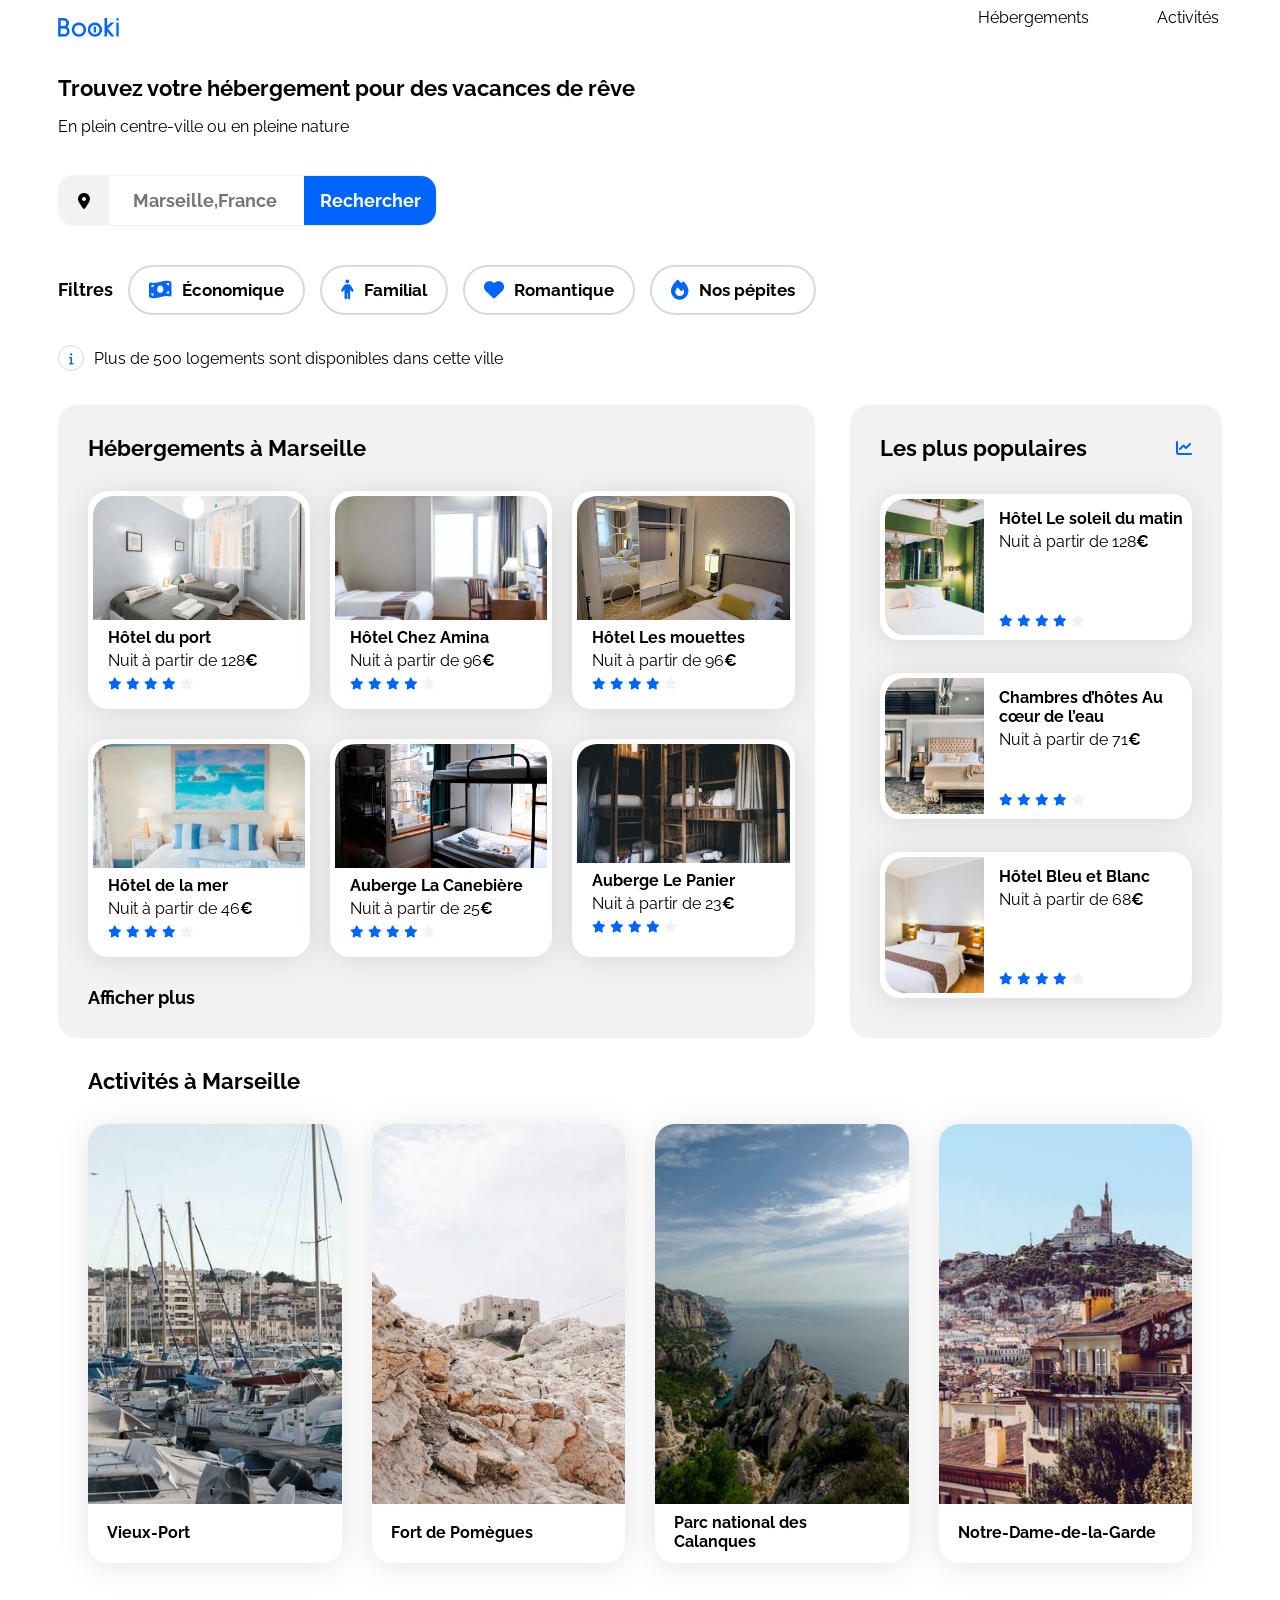
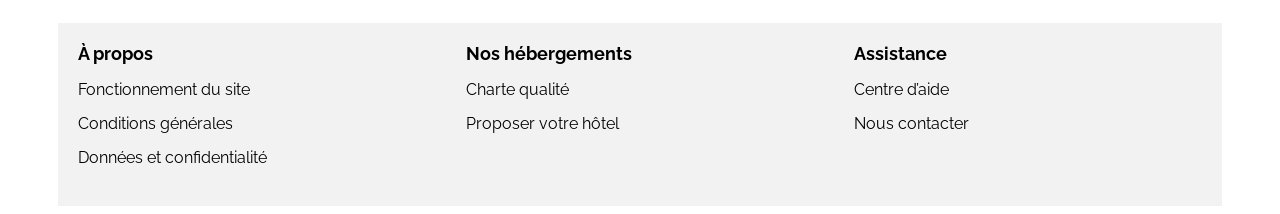
<file: index.html>
<!DOCTYPE html>
<html lang="fr">

<head>
    <meta charset="UTF-8">
    <meta name="viewport" content="width=device-width, initial-scale=1.0">
    <title>Booki</title>
    <link rel="preconnect" href="https://fonts.googleapis.com">
    <link rel="preconnect" href="https://fonts.gstatic.com" crossorigin>
    <link href="https://fonts.googleapis.com/css2?family=Raleway:wght@400;500;700&display=swap" rel="stylesheet">
    <link rel="stylesheet" href="https://cdnjs.cloudflare.com/ajax/libs/font-awesome/6.2.1/css/all.min.css"
        integrity="sha512-MV7K8+y+gLIBoVD59lQIYicR65iaqukzvf/nwasF0nqhPay5w/9lJmVM2hMDcnK1OnMGCdVK+iQrJ7lzPJQd1w=="
        crossorigin="anonymous" referrerpolicy="no-referrer">
    <link rel="stylesheet" href="./css/style.css">
</head>

<body>
    <div class="main-container">
        <header>
            <div class="container_header">
                <div class = "logo_container">
                    <img src="images/logo/Booki.png" alt="logo_booki" class = "logo_header" > 
                </div>
                <nav class = "container_header_button">
                    <a href= "#hebergements" class = "button_header">Hébergements</a>
                    <a href="#activities-in-Marseille" class = "button_header">Activités</a>
                </nav>
            </div>
        </header>
        <div class = "container_infogroup">
            <div class ="container_headine">
                <h1 class ="headline_title">Trouvez votre hébergement pour des vacances de rêve</h1>
                <p class = "headline_subtitle">En plein centre-ville ou en pleine nature</p>
            </div>
            <div class = "container_search_bar" >
                <div class = "pin_map">
                    <i class="fa-solid fa-location-dot pin"></i>
                </div>
                <div>
                    <form method="get" action="#">
                        <p >
                            <input type="text" name = "Localisation" placeholder="Marseille,France" class = "research_container">
                        </p>
                    </form>
                </div>
                <button class = "research_button">
                        <span class="research_button_text">Rechercher</span>
                        <i class="fa-solid fa-magnifying-glass magnifying_glass"></i>
                </button>

            </div>
            <ul class = "container_filter_bar">
                <li><p class="filter_text">Filtres</p></li>
                <li>
                    <button class="filter_button">
                        <i class="fa-solid fa-money-bill-wave filter_logo"></i>
                        <span class="filter_font_size">Économique</span>
                    </button>
                </li>
                <li>
                    <button class="filter_button">
                        <i class="fa-solid fa-person filter_logo"></i>
                        <span class="filter_font_size">Familial</span>
                    </button>  
                </li>
                <li>
                    <button class="filter_button">
                        <i class="fa-solid fa-heart filter_logo"></i>
                        <span class="filter_font_size">Romantique</span>
                    </button>
                </li>
                <li>
                    <button class="filter_button">
                        <i class="fa-solid fa-fire filter_logo"></i>
                        <span class="filter_font_size">Nos pépites</span>
                    </button>
                </li>



            </ul>
            <div class="container_infobar">
                <div class="border_info">
                    <i class="fa-solid fa-info fa-xs"></i>
                </div>
                <p class="align_info_text">Plus de 500 logements sont disponibles dans cette ville</p>
            </div>
        </div>

        <main>
            <div class="hebergements-and-populaires">
                <section class="hebergements" id = "hebergements">
                    <h2 class="section-title">Hébergements à Marseille</h2>
                    <div class="hebergements-cards">
                        <a href="">
                            <article class="card">
                                <img src="./images/hebergements/fred-kleber.jpg" alt="hôtel du port">
                                <div class="card-content">
                                    <h3 class="card-title">Hôtel du port</h3>
                                    <p class="card-subtitle">Nuit à partir de 128<span class="euro">€</span></p>
                                    <div class="card-rating">
                                        <i class="fa-xs fa-solid fa-star" aria-hidden="true"></i>
                                        <i class="fa-xs fa-solid fa-star" aria-hidden="true"></i>
                                        <i class="fa-xs fa-solid fa-star" aria-hidden="true"></i>
                                        <i class="fa-xs fa-solid fa-star" aria-hidden="true"></i>
                                        <i class="fa-xs fa-solid fa-star neutral-star" aria-hidden="true"></i>
                                        <span class="sr-only">Note de 4 sur 5</span>
                                    </div>        
                                </div>
                            </article>
                        </a>
                        <a href="">
                            <article class="card">
                                <img src="./images/hebergements/febrian-zakaria.jpg" alt="Hôtel Chez Amina">
                                <div class="card-content">
                                    <h3 class="card-title">Hôtel Chez Amina</h3>
                                    <p class="card-subtitle">Nuit à partir de 96<span class="euro">€</span></p>
                                    <div class="card-rating">
                                        <i class="fa-xs fa-solid fa-star" aria-hidden="true"></i>
                                        <i class="fa-xs fa-solid fa-star" aria-hidden="true"></i>
                                        <i class="fa-xs fa-solid fa-star" aria-hidden="true"></i>
                                        <i class="fa-xs fa-solid fa-star" aria-hidden="true"></i>
                                        <i class="fa-xs fa-solid fa-star neutral-star" aria-hidden="true"></i>
                                        <span class="sr-only">Note de 4 sur 5</span>
                                    </div>        
                                </div>
                            </article>
                        </a>
                        <a href="">
                            <article class="card">
                                <img src="./images/hebergements/reisetopia.jpg" alt="Hôtel Les mouettes">
                                    <div class="card-content">
                                    <h3 class="card-title">Hôtel Les mouettes</h3>
                                    <p class="card-subtitle">Nuit à partir de 96<span class="euro">€</span></p>
                                    <div class="card-rating">
                                        <i class="fa-xs fa-solid fa-star" aria-hidden="true"></i>
                                        <i class="fa-xs fa-solid fa-star" aria-hidden="true"></i>
                                        <i class="fa-xs fa-solid fa-star" aria-hidden="true"></i>
                                        <i class="fa-xs fa-solid fa-star" aria-hidden="true"></i>
                                        <i class="fa-xs fa-solid fa-star neutral-star" aria-hidden="true"></i>
                                        <span class="sr-only">Note de 4 sur 5</span>
                                    </div>        
                                </div>

                            </article>
                        </a>
                        <a href="">
                            <article class="card">
                                <img src="./images/hebergements/annie-spratt.jpg" alt="Hôtel de la mer">
                                <div class="card-content">
                                    <h3 class="card-title">Hôtel de la mer</h3>
                                    <p class="card-subtitle">Nuit à partir de 46<span class="euro">€</span></p>
                                    <div class="card-rating">
                                        <i class="fa-xs fa-solid fa-star" aria-hidden="true"></i>
                                        <i class="fa-xs fa-solid fa-star" aria-hidden="true"></i>
                                        <i class="fa-xs fa-solid fa-star" aria-hidden="true"></i>
                                        <i class="fa-xs fa-solid fa-star" aria-hidden="true"></i>
                                        <i class="fa-xs fa-solid fa-star neutral-star" aria-hidden="true"></i>
                                        <span class="sr-only">Note de 4 sur 5</span>
                                    </div>        
                                </div>
                            </article>
                        </a>
                         <a href="">
                            <article class="card">
                                <img src="./images/hebergements/marcus-loke.jpg" alt="Auberge La Canebière">
                                <div class="card-content">
                                    <h3 class="card-title">Auberge La Canebière</h3>
                                    <p class="card-subtitle">Nuit à partir de 25<span class="euro">€</span></p>
                                    <div class="card-rating">
                                        <i class="fa-xs fa-solid fa-star" aria-hidden="true"></i>
                                        <i class="fa-xs fa-solid fa-star" aria-hidden="true"></i>
                                        <i class="fa-xs fa-solid fa-star" aria-hidden="true"></i>
                                        <i class="fa-xs fa-solid fa-star" aria-hidden="true"></i>
                                        <i class="fa-xs fa-solid fa-star neutral-star" aria-hidden="true"></i>
                                        <span class="sr-only">Note de 4 sur 5</span>
                                    </div>        
                                </div>
                            </article>
                        </a>
                        <a href="">
                            <article class="card">
                                <img src="./images/hebergements/nicate-lee.jpg" alt="Auberge Le Panier">
                                <div class="card-content">
                                    <h3 class="card-title">Auberge Le Panier</h3>
                                    <p class="card-subtitle">Nuit à partir de 23<span class="euro">€</span></p>
                                    <div class="card-rating">
                                        <i class="fa-xs fa-solid fa-star" aria-hidden="true"></i>
                                        <i class="fa-xs fa-solid fa-star" aria-hidden="true"></i>
                                        <i class="fa-xs fa-solid fa-star" aria-hidden="true"></i>
                                        <i class="fa-xs fa-solid fa-star" aria-hidden="true"></i>
                                        <i class="fa-xs fa-solid fa-star neutral-star" aria-hidden="true"></i>
                                        <span class="sr-only">Note de 4 sur 5</span>
                                    </div>        
                                </div>

                            </article>
                        </a>
                    </div>
                    <a href="#"><span class ="plus-text euro no-margin">Afficher plus</span></a>
                </section>
                <section class="populaires">
                    <div class="populaires-title">
                        <h2 class="section-title">Les plus populaires</h2>
                        <i class="fa-solid fa-chart-line" aria-hidden="true"></i>
                    </div>
                    <div class="populaires-cards">
                        <a href="#">
                            <article class="card">
                                <img src="./images/hebergements/emile-guillemot.jpg" alt="Hôtel Le soleil du matin">
                                <div class="card-content">
                                    <div class="card-txt">
                                        <h3 class="card-title">Hôtel Le soleil du matin</h3>
                                        <p class="card-subtitle">Nuit à partir de 128<span class="euro">€</span></p>
                                    </div>
                                    <div class="card-rating">
                                        <i class="fa-xs fa-solid fa-star" aria-hidden="true"></i>
                                        <i class="fa-xs fa-solid fa-star" aria-hidden="true"></i>
                                        <i class="fa-xs fa-solid fa-star" aria-hidden="true"></i>
                                        <i class="fa-xs fa-solid fa-star" aria-hidden="true"></i>
                                        <i class="fa-xs fa-solid fa-star neutral-star" aria-hidden="true"></i>
                                        <span class="sr-only">Note de 4 sur 5</span>
                                    </div>
                                </div>
                            </article>
                        </a>
                        <a href="#">
                            <article class="card">
                                <img src="./images/hebergements/aw-creative.jpg" alt="Chambres d’hôtes Au cœur de l’eau">
                                <div class="card-content">
                                    <div class="card-txt">
                                        <h3 class="card-title">Chambres d’hôtes Au cœur de l’eau</h3>
                                        <p class="card-subtitle">Nuit à partir de 71<span class="euro">€</span></p>
                                    </div>
                                    <div class="card-rating">
                                        <i class="fa-xs fa-solid fa-star" aria-hidden="true"></i>
                                        <i class="fa-xs fa-solid fa-star" aria-hidden="true"></i>
                                        <i class="fa-xs fa-solid fa-star" aria-hidden="true"></i>
                                        <i class="fa-xs fa-solid fa-star" aria-hidden="true"></i>
                                        <i class="fa-xs fa-solid fa-star neutral-star" aria-hidden="true"></i>
                                        <span class="sr-only">Note de 4 sur 5</span>
                                    </div>
                                </div>
                            </article>
                        </a>
                        <a href="#">
                            <article class="card">
                                <img src="./images/hebergements/febrian-zakaria2.jpg" alt="Hôtel Bleu et Blanc">
                                <div class="card-content">
                                    <div class="card-txt">
                                        <h3 class="card-title">Hôtel Bleu et Blanc</h3>
                                        <p class="card-subtitle">Nuit à partir de 68<span class="euro">€</span></p>
                                    </div>
                                    <div class="card-rating">
                                        <i class="fa-xs fa-solid fa-star" aria-hidden="true"></i>
                                        <i class="fa-xs fa-solid fa-star" aria-hidden="true"></i>
                                        <i class="fa-xs fa-solid fa-star" aria-hidden="true"></i>
                                        <i class="fa-xs fa-solid fa-star" aria-hidden="true"></i>
                                        <i class="fa-xs fa-solid fa-star neutral-star" aria-hidden="true"></i>
                                        <span class="sr-only">Note de 4 sur 5</span>
                                    </div>
                                </div>
                            </article>
                        </a>
                    </div>
                </section>
            </div>
            <div class="activities-in-Marseille" id = "activities-in-Marseille">
                <h2 class="section-title">Activités à Marseille</h2>
                <section class="activities-cards">
                    <a href="#">
                        <article class="card">
                            <img src="./images/activites/reno-laithienne.jpg" alt="Vieux-Port">
                            <div class="card-content">
                                <h3 class= "activities-cards-text euro">Vieux-Port</h3>
                            </div>
                        </article>

                    </a>
                    <a href="#">
                        <article class="card">
                            <img src="./images/activites/paul-hermann.jpg" alt="Fort de Pomègues">
                            <div class="card-content">
                                <h3 class= "activities-cards-text euro">Fort de Pomègues</h3>
                            </div>
                        </article>

                    </a>
                    <a href="#">
                        <article class="card">
                            <img src="./images/activites/kilyan-sockalingum.jpg" alt="Parc national des Calanques">
                            <div class="card-content">
                                <h3 class= "activities-cards-text euro">Parc national des Calanques</h3>
                            </div>
                        </article>

                    </a>
                    <a href="#">
                        <article class="card">
                            <img src="./images/activites/florian-wehde.jpg" alt="Notre-Dame-de-la-Garde">
                            <div class="card-content">
                                <h3 class= "activities-cards-text euro">Notre-Dame-de-la-Garde</h3>
                            </div>
                        </article>

                    </a>
                </section>
            </div>
        </main>


        <footer class="footer_container">                
            <section>
                <h2 class="footer_titles">À propos</h2>
                <ul class="footer_list">
                    <li><a href="#" class="footer_hyperlink">Fonctionnement du site</a></li>
                    <li><a href="#" class="footer_hyperlink">Conditions générales</a></li>
                    <li><a href="#" class="footer_hyperlink">Données et confidentialité</a></li>
                </ul>
            </section>
            <section>
                <h2 class="footer_titles">Nos hébergements</h2>
                <ul class="footer_list">
                    <li><a href="#" class="footer_hyperlink">Charte qualité</a></li>
                    <li><a href="#" class="footer_hyperlink">Proposer votre hôtel</a></li>
                </ul>
            </section>
            <section>
                <h2 class="footer_titles">Assistance</h2>
                <ul class="footer_list">                    
                    <li><a href="#" class="footer_hyperlink">Centre d’aide</a></li>
                    <li><a href="#" class="footer_hyperlink">Nous contacter</a></li>
                </ul>
            </section>
        </footer>
    </div>
</body>

</html>
</file>
<file: css/style.css>
/****** General ***********/
* {
    font-family: 'Raleway', sans-serif ;/*tous les éléments HTML*/
}

*::before,
*::after {
    box-sizing: border-box;
}




:root {
    --main-color: #0065FC;
    --main-bg-color: #F2F2F2;
    --filter-bg-color: #DEEBFF;
    --border-color: #D9D9D9;
    --neutral-color: #FFFFFF;
}

.fa-solid {
    color: var(--main-color);
}

body {
    display: flex;
    justify-content: center;
}

.main-container {
    width: 100%;
    max-width: 1440px;
    padding: 0 50px;
}

a {
    color: inherit;
    text-decoration: none;
}

.section-title {
    margin: 0;
    font-size: 22px;
}

.card {
    background-color: var(--neutral-color);
    border-radius: 20px;
    padding: 5px;
    filter: drop-shadow(0px 3px 15px rgba(0, 0, 0, 0.1));

}

.card img {
    object-fit: cover;
}

.card-title {
    font-size: 16px;
}

.euro {
    font-weight: 700;
}


.neutral-star {
    color: var(--main-bg-color)
}

.no-margin{
    margin: 0;
}

/****** Header ***********/

.logo_header {                                                      
  width: 61.09px;
  height: 19px;
}

.logo_container{

    margin-top: 10px;
    margin-right: 50px;
    margin-bottom: 30px ;
}


.container_header{
    display: flex;
    justify-content: space-between;
}


.container_header_button{
    display: flex;
    width: 244px;
    height: 35px;
    gap : 68px;                                                         
}

.button_header{
    font-size: 1em;                                                     
}

.button_header:hover{
    text-decoration: overline;                                          
    text-decoration-thickness: 2px;                                     
    color: var(--main-color);                                           
}


/****** infogroup***********/

.container_infogroup{
    display: flex;
    flex-direction: column;
    height: auto;
    gap :35px;
    margin-bottom: 35px;                                                
}


/****** infogroup_headline***********/

.container_headine{
    display: flex;
    flex-direction: column;
    gap : 8px
}

.headline_title{
    font-size: 22px;
    font-weight: bold;
    margin-top: 4px;
    margin-bottom: 4px;
}
.headline_subtitle{
    font-size: 16px ;
    margin-top: 4px;
    margin-bottom: 4px;
}

/****** infogroup_search_bar***********/



.container_search_bar{
    display: flex;
    justify-content: space-between;
    align-items: center;
    width: 377px;
    height: 49px;
    border-radius: 15px;
    border: 1px solid var(--main-bg-color);
}

.magnifying_glass{
    display: none;
}


.pin_map{
    display: flex;
    justify-content: center;
    align-items: center;
    width: 50px;
    height: 49px;
    border-top-left-radius : 15px ;
    border-bottom-left-radius: 15px;
    background-color: var(--main-bg-color);
}

.pin{
    color: black;
}

.research_button{
    display: flex;
    justify-content: center;
    align-items: center;
    width: 132px;
    height: 49px;
    border-top-right-radius: 15px;
    border-bottom-right-radius: 15px;
    background-color: var(--main-color);
    border-style: none;
    gap: 10px;
}

.research_button_text{
    width: 100px;
    height: 21px;
    font-size: 18px;
    font-weight: bold;
    color: var(--neutral-color);
}

.research_container{                                                    
    width: 147px;
    height: 21px;
    font-size: 18px ;
    font-weight: 700;
    border: none;
    outline: none;
}

/****** infogroup_filter_bar***********/

.container_filter_bar{
    display: flex;
    list-style: none;
    margin: 0;                                                  
    padding: 0;                                                 
    width: 758px;
    height: 50px;
    gap: 15px;

}

.filter_text{
    font-size: 18px;
    font-weight: 700;
}


.filter_logo{
    font-size: 1.5em;
}

.filter_font_size{
    font-size: 17px;
    font-weight: 700;
}

.filter_button{
    display: inline-flex;                                          
    height: 50px;
    justify-content: center;
    align-items: center;
    padding-top: 4px;
    padding-right: 19px;
    padding-bottom: 4px;
    padding-left: 19px;
    border-radius: 25px;
    border : 2px solid var(--border-color);
    margin-top: 4px;
    background-color:var(--neutral-color) ;
    gap: 10px;

}

.filter_button:hover{
    background-color: var(--filter-bg-color);
}


/****** infogroup_infobar***********/

.container_infobar{
    display: flex;
    align-items: center;
    height: 24px;
    gap: 10px;
}

.border_info{
    display: flex;
    justify-content: center;
    align-items: center;
    height: 24px;
    width: 24px;
    border: 1px solid var(--border-color) ;
    border-radius : 50% ;
    color: var(--main-color);
}

.align_info_text{
    font-size: 16px;
}


/****** Hebergements And Populaires ***********/
.hebergements-and-populaires {
    display: flex;
    justify-content: space-between;
}

.hebergements-and-populaires section {
    background-color: var(--main-bg-color);
    border-radius: 20px;
    padding: 30px;
    box-sizing: border-box;
}




/****** Hebergements ***********/
.hebergements {
    display: flex;
    flex-direction: column;
    width: 65%;
    gap: 30px;
}


.hebergements-cards {
    display: grid;
    grid-template-columns: repeat(3, 1fr);                                                  
    gap: 30px;
}

.hebergements-cards .card {
    width : 100%;                                                                           
    height: 208px;
    display: flex;
    flex-direction: column;
}

.hebergements-cards img {
    width: 100%;
    height: 124px;
    border-top-left-radius: 20px;
    border-top-right-radius: 20px;
}

.hebergements-cards .card-content {
    display: flex;
    flex-direction: column;
    box-sizing: border-box;
    height: 100%;
    margin: 0 15px;
    gap: 4px;
}

.hebergements-cards .card-title {
    margin: 8px 0 0 0;                                                                         
}

.hebergements-cards .card-subtitle {
    margin: 0;
}

.hebergements-cards .card-rating {
    margin-bottom: 8px;
}

.plus-text{
    font-size: 18px;
}


/****** Populaires ***********/

.populaires {
    width: 32%;
}

.populaires-title {
    display: flex;
    justify-content: space-between;
    align-items: center;
}

.populaires-cards .card {
    display: flex;
    margin-top: 33px;
}

.populaires-cards img {
    width: 33%;
    height: 136px;
    border-top-left-radius: 20px;
    border-bottom-left-radius: 20px;
}

.populaires-cards .card-content {
    width: 67%;
    padding-left: 15px;
    display: flex;
    flex-direction: column;
    justify-content: space-between;
    box-sizing: border-box;
}

.populaires-cards .card-title {
    margin-top: 10px;
    margin-bottom: 4px;
}

.populaires-cards .card-subtitle {
    margin: 0;
}

.populaires-cards .card-rating {
    margin-bottom: 5px;
}

/******Activités à Marseille**********/

.activities-in-Marseille{
    display: flex;
    flex-direction: column;
    margin: 30px 30px 60px 30px;
    gap:30px
}

.activities-cards {
    display: grid;
    grid-template-columns: repeat(4, 1fr);
    gap: 30px;
}

.activities-cards .card {
    width: 100%;
    height: 439px;
    padding: 0px;
}

.activities-cards img {
    width: 100%;
    height: 380px;
    border-top-left-radius: 20px;
    border-top-right-radius: 20px;
}

.activities-cards .card-content {
    display: flex;
    margin: 0 19px;
}

.activities-cards-text{
    display: flex;
    min-height: 3em;                                                                                                            
    font-size: 16px;
    align-items: center;
    margin-top: auto;
}


/*Footer*/

.footer_container{
    display: grid;
    width: 100% ;
    height: 163px;
    grid-template-columns: repeat(3, 1fr);
    background-color: var(--main-bg-color);
    padding-top: 20px;
}

.footer_titles{
    margin-bottom: 15px;
    font-size: 18px;
    margin-top: 0;
    padding-left: 20px;
}

.footer_list{
    display: flex;
    list-style: none;
    flex-direction: column;
    padding: 0px 0px 0px 20px;
    width: fit-content;
    gap: 15px ;
}

.footer_list a:hover{
    color: #0065FC;
}


/* Le code ci-dessous correspond à la version responsive uniquement */

/****** Media queries ***********/
/* Medium devices (tablets, less/equal than 1024px) */
@media (max-width: 1024px) {


    .container_filter_bar{                                                  
        flex-wrap: wrap;                                                   
        height: auto;
        width: 100%;                                                                
        gap: 0px;                                                                              
    }
    
    .filter_text{
        width: 1024px;                                                                  
        margin-top: 0px;                                                                    
    }

    .filter_button{
        margin-right: 20px;
    }


    .hebergements-and-populaires {
        flex-direction: column;
    }

    .hebergements {
        width: 100%;
    }

    .populaires {
        width: 100%;
        margin-top: 50px;
    }

    .populaires-cards {
        display: flex;
        flex-direction: row;
        justify-content: space-between;
    }

    .populaires-cards a {
        width: 30%;
    }

    .populaires-cards .card-title {
        font-size: 14px;
    }

    .populaires-cards .card-subtitle {
        font-size: 13px;


    }

    .activities-cards img {                                        
        height: 200px;    
    }

    .activities-cards .card {                                       
        height: 270px;
    }




}

/* Small devices (phones, less than 768px) */

@media (max-width: 767.98px) {
    /* ... */

    .main-container {
        padding: 0;        
    }

    body {
        margin: 0;
    }
    /****** Header ***********/

    .container_header{
        flex-direction: column;
        align-items: center;
    }

    .logo_container{
        margin: 30px;
    }

    .container_header_button{
        display: flex;
        align-items: center;
        width: 100%;
        height: 35px;
        justify-content: space-between;
        gap: 0;
    }

    .button_header{
        display: flex;
        justify-content: center;                                                                         
        width: 100%;
        border-bottom: 2px solid var(--border-color);
    }

    .button_header:hover{
        text-decoration: none;
        border-color:var(--main-color) ;
    }


    /****** infogroup***********/

    .container_infogroup{
        align-items: center;
        margin: 16px 16px 0px 16px ;                                                                                
    }

    .container_infogroup > :last-child{
        margin-right: auto;
    }

    /****** infogroup_search_bar***********/

    .container_search_bar{                                                                                          
        width: 100%;

    }
    
    .research_button{                                                                                               
        width: 49px;
        height: 49px;
        border-radius: 15px;
    }

    .magnifying_glass{                                                                                                  
        display: inline-block;
        color:var(--neutral-color) ;
    }

    .research_button_text{                                                                                              
        display: none;
    }

    /****** infogroup_filter_bar***********/


    .container_filter_bar{                                                                                                   
        flex-wrap: wrap;                                                                                   
        max-width: 100%;                                                                                    
        height: 161px;                                                                                               
        gap: 20px;  
    }
    

    .container_filter_bar li {
      flex: 1 1 calc(50% - 52px); 
    }


    .filter_text{
        margin: 0px;                                                                                                     
    }

    .filter_button{
        width: 100%;                                                                                    
        margin: 0;

    }


    .filter_font_size{
        font-size: 14px;
    }



    /*hebergements-and-populaires*/

    .hebergements-and-populaires {
        flex-direction: column-reverse;
        max-width: 100%;                                                                                     

    }

    .hebergements-and-populaires section {
        border-radius: 0;
        align-items: center;
        padding-left: 20px;                                                                                  
        padding-right: 20px;                                                                                 
    }

    .hebergements-and-populaires section:nth-of-type(1) {                                                   
        background-color: #FFFFFF;
    }



    /*populaires*/


    .populaires-cards {
        flex-direction: column;
    }

    .populaires-cards a {                                                                                       
        display: block;
        width: 100%;
    }

    /*hebergements*/

    .hebergements-cards {
        display: flex;
        flex-direction: column;
        width: 100%;
    }


    .hebergements {
        background-color: var(--neutral-color);
        margin-bottom: 35px;
        
    }

    .hebergements > :first-child {
        align-self: flex-start;
        
    }

    .hebergements > :last-child {
        align-self: flex-start;
        
    }

    /******Activités à Marseille**********/

    .activities-in-Marseille{
        max-width: 100%;
        margin: 0px 20px 65px 20px;                                         
        gap:30px
    }


    .activities-cards {
        display: flex;
        flex-direction: column;
        gap: 30px;
    }

   
    .activities-cards .card {
        width: 100%;
        height: 200px;                                                     
    }

    .activities-cards img {
        width: 100%;
        height: 141px;                                                          
        border-top-left-radius: 20px;
        border-top-right-radius: 20px;
    }

    /*Footer*/

    .footer_container{
        display: flex;
        flex-direction: column;
        width: 100% ;
        gap: 40px;
        height: auto;
        padding-top: 20px;
    }






}
</file>
